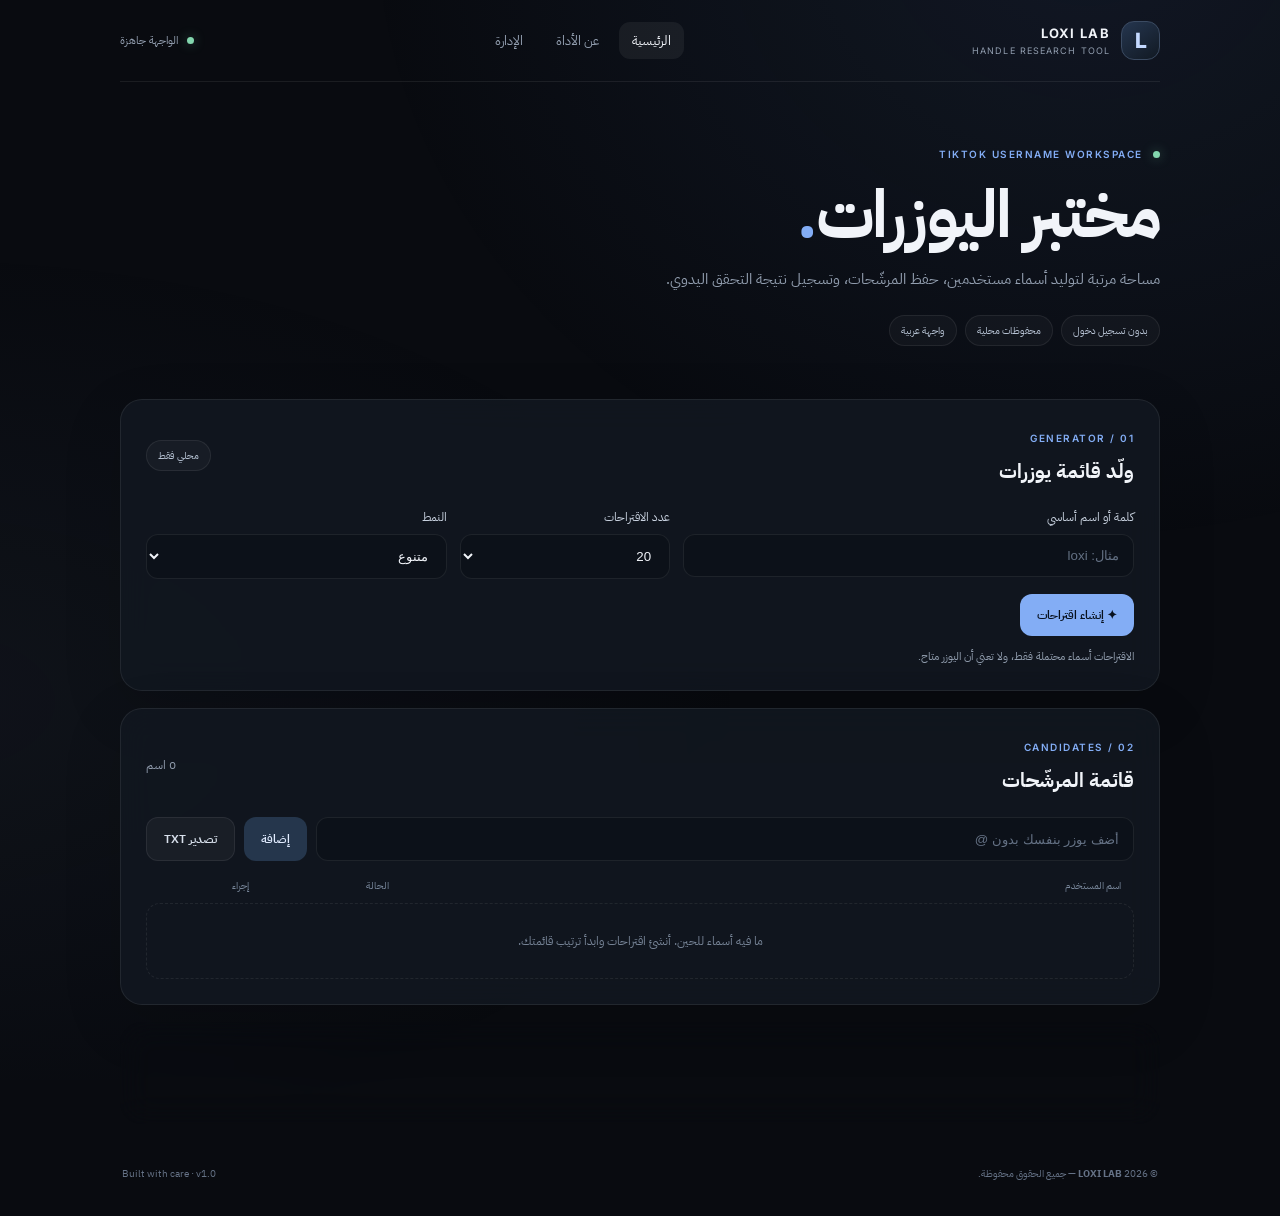
<file: index.html>
<!doctype html>
<html lang="ar" dir="rtl">
<head>
  <meta charset="utf-8"><meta name="viewport" content="width=device-width,initial-scale=1">
  <meta name="theme-color" content="#090b10"><title>LOXI | Handle Lab</title>
  <link rel="stylesheet" href="style.css">
</head>
<body>
  <div class="ambient"></div>
  <header class="topbar wrap">
    <a class="brand" href="index.html"><span class="brand-mark">L</span><span><b id="brandName">LOXI LAB</b><small>HANDLE RESEARCH TOOL</small></span></a>
    <nav><a class="active" href="index.html">الرئيسية</a><a href="#about">عن الأداة</a><a href="admin.html">الإدارة</a></nav>
    <span class="status"><i></i> الواجهة جاهزة</span>
  </header>

  <main class="wrap">
    <section class="hero">
      <div class="eyebrow"><span></span> TIKTOK USERNAME WORKSPACE</div>
      <h1>مختبر اليوزرات<span>.</span></h1>
      <p>مساحة مرتبة لتوليد أسماء مستخدمين، حفظ المرشّحات، وتسجيل نتيجة التحقق اليدوي.</p>
      <div class="hero-tags"><span>بدون تسجيل دخول</span><span>محفوظات محلية</span><span>واجهة عربية</span></div>
    </section>

    <section class="panel">
      <div class="section-head"><div><small class="kicker">01 / GENERATOR</small><h2>ولّد قائمة يوزرات</h2></div><span class="badge">محلي فقط</span></div>
      <div class="form-grid">
        <label>كلمة أو اسم أساسي<input id="seed" maxlength="18" placeholder="مثال: loxi"></label>
        <label>عدد الاقتراحات<select id="count"><option>10</option><option selected>20</option><option>30</option><option>50</option></select></label>
        <label>النمط<select id="pattern"><option value="mix">متنوع</option><option value="clean">قصير ونظيف</option><option value="dots">نقاط وشرطات سفلية</option><option value="digits">مع أرقام</option></select></label>
      </div>
      <button class="btn primary" id="generate">✦ إنشاء اقتراحات</button>
      <p class="hint">الاقتراحات أسماء محتملة فقط، ولا تعني أن اليوزر متاح.</p>
    </section>

    <section class="panel">
      <div class="section-head"><div><small class="kicker">02 / CANDIDATES</small><h2>قائمة المرشّحات</h2></div><span class="count" id="totalCount">0 اسم</span></div>
      <div class="toolbar">
        <input id="manualInput" placeholder="أضف يوزر بنفسك بدون @">
        <button class="btn secondary" id="addOne">إضافة</button>
        <button class="btn ghost" id="export">تصدير TXT</button>
      </div>
      <div class="list-head"><span>اسم المستخدم</span><span>الحالة</span><span>إجراء</span></div>
      <div id="candidateList" class="candidate-list"><div class="empty">ما فيه أسماء للحين. أنشئ اقتراحات وابدأ ترتيب قائمتك.</div></div>
    </section>

    <section class="panel note-panel" id="about">
      <div class="note-icon">ⓘ</div><div><h3>ملاحظة التحقق</h3><p>هذه نسخة واجهة مستقلة: لا تتصل بتيك توك ولا تفحص التوفر تلقائياً. استخدم التحقق اليدوي داخل التطبيق الرسمي، ثم سجّل النتيجة هنا. لا تدخل كلمات مرور أو رموز تحقق.</p></div>
    </section>
    <footer><span>© <span id="year"></span> <b id="footerBrand">LOXI LAB</b> — جميع الحقوق محفوظة.</span><span>Built with care · v1.0</span></footer>
  </main>
  <script src="app.js"></script>
</body></html>
</file>
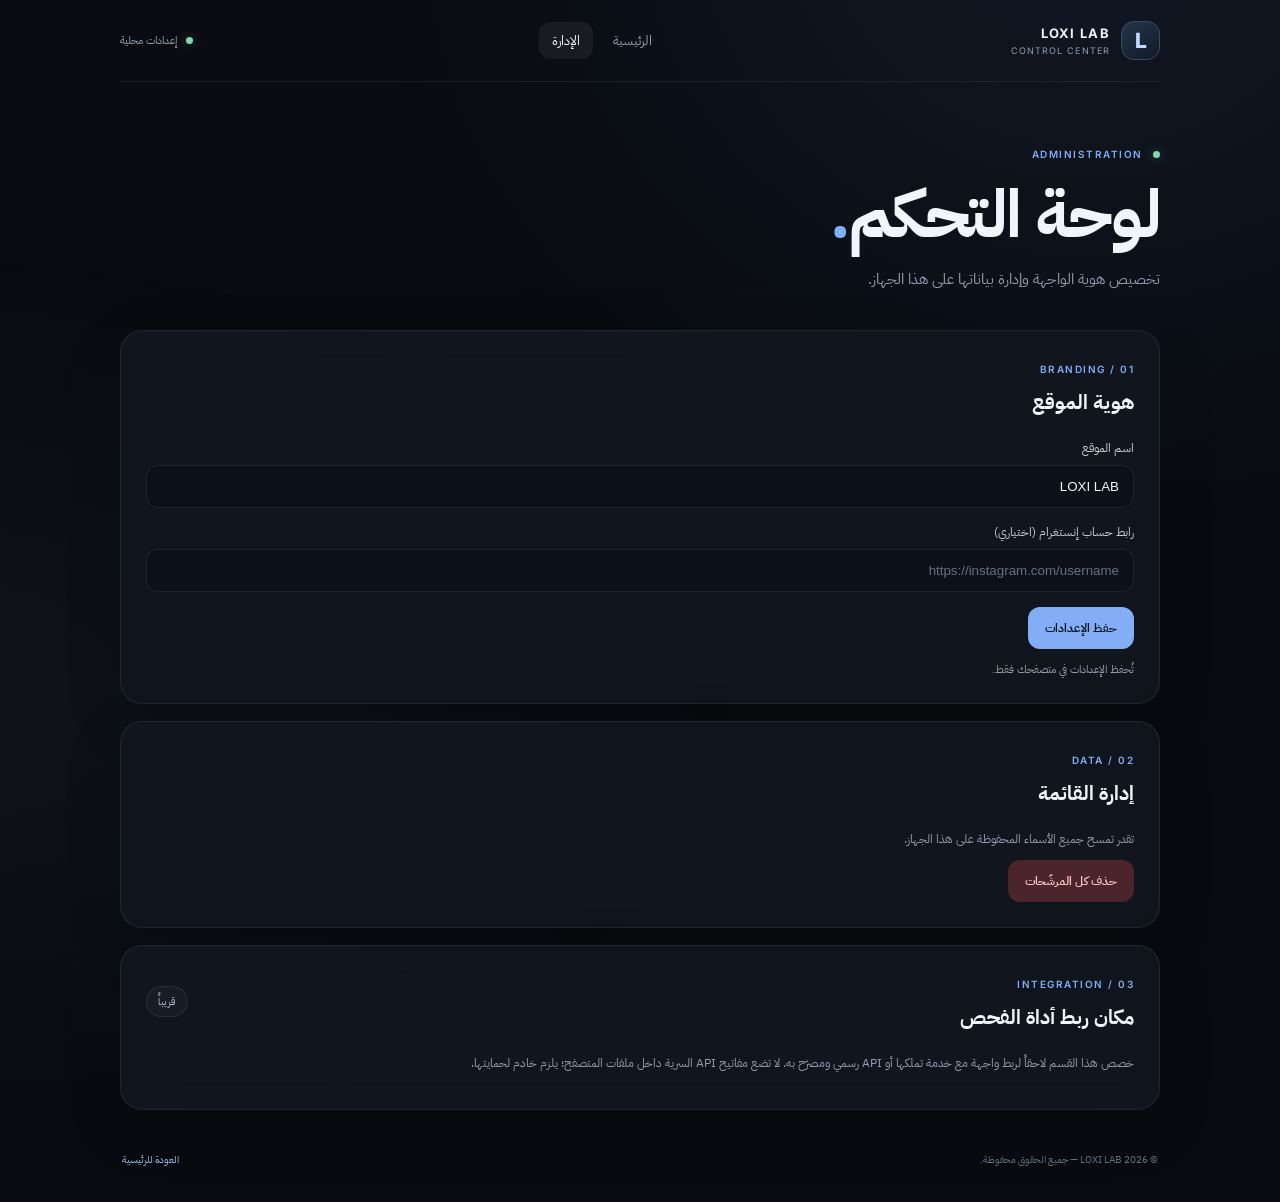
<file: admin.html>
<!doctype html>
<html lang="ar" dir="rtl"><head><meta charset="utf-8"><meta name="viewport" content="width=device-width,initial-scale=1"><meta name="theme-color" content="#090b10"><title>الإدارة | LOXI LAB</title><link rel="stylesheet" href="style.css"></head>
<body><div class="ambient"></div><header class="topbar wrap"><a class="brand" href="index.html"><span class="brand-mark">L</span><span><b>LOXI LAB</b><small>CONTROL CENTER</small></span></a><nav><a href="index.html">الرئيسية</a><a class="active" href="admin.html">الإدارة</a></nav><span class="status"><i></i> إعدادات محلية</span></header>
<main class="wrap admin-main"><section class="hero compact"><div class="eyebrow"><span></span> ADMINISTRATION</div><h1>لوحة التحكم<span>.</span></h1><p>تخصيص هوية الواجهة وإدارة بياناتها على هذا الجهاز.</p></section>
<section class="panel"><div class="section-head"><div><small class="kicker">01 / BRANDING</small><h2>هوية الموقع</h2></div></div>
<label>اسم الموقع<input id="adminBrand" maxlength="24" placeholder="LOXI LAB"></label>
<label>رابط حساب إنستغرام (اختياري)<input id="instagram" type="url" placeholder="https://instagram.com/username"></label>
<button class="btn primary" id="saveSettings">حفظ الإعدادات</button><p class="hint" id="saveMsg">تُحفظ الإعدادات في متصفحك فقط.</p></section>
<section class="panel"><div class="section-head"><div><small class="kicker">02 / DATA</small><h2>إدارة القائمة</h2></div></div><p class="muted">تقدر تمسح جميع الأسماء المحفوظة على هذا الجهاز.</p><button class="btn danger" id="clearAll">حذف كل المرشّحات</button></section>
<section class="panel"><div class="section-head"><div><small class="kicker">03 / INTEGRATION</small><h2>مكان ربط أداة الفحص</h2></div><span class="badge">قريباً</span></div><p class="muted">خصص هذا القسم لاحقاً لربط واجهة مع خدمة تملكها أو API رسمي ومصرّح به. لا تضع مفاتيح API السرية داخل ملفات المتصفح؛ يلزم خادم لحمايتها.</p></section>
<footer><span>© <span id="year"></span> LOXI LAB — جميع الحقوق محفوظة.</span><a href="index.html">العودة للرئيسية</a></footer></main><script src="app.js"></script></body></html>
</file>
<file: style.css>
@import url('https://fonts.googleapis.com/css2?family=IBM+Plex+Sans+Arabic:wght@400;500;600;700&family=Inter:wght@400;500;600;700;800&display=swap');
:root{--bg:#090b10;--panel:rgba(18,23,32,.88);--panel2:#151c27;--text:#f1f4f9;--muted:#929eaf;--line:rgba(255,255,255,.075);--blue:#83adf5;--green:#83d6ae;--red:#f18c8c;--radius:22px}
*{box-sizing:border-box}html{scroll-behavior:smooth}body{margin:0;min-height:100vh;background:var(--bg);color:var(--text);font-family:'IBM Plex Sans Arabic',Inter,sans-serif;overflow-x:hidden}
.ambient{position:fixed;inset:-20%;z-index:-1;pointer-events:none;background:radial-gradient(ellipse at 75% 8%,rgba(73,111,174,.13),transparent 38%),radial-gradient(ellipse at 10% 70%,rgba(68,84,111,.11),transparent 36%)}
.wrap{width:min(100% - 36px,1040px);margin-inline:auto}.topbar{height:82px;display:flex;align-items:center;justify-content:space-between;border-bottom:1px solid var(--line);gap:16px}
.brand{display:flex;align-items:center;gap:11px;color:var(--text);text-decoration:none}.brand-mark{width:39px;height:39px;border-radius:13px;display:grid;place-items:center;background:linear-gradient(145deg,#25364f,#111923);border:1px solid #3b4b62;color:#c4d9ff;font:800 21px Inter}
.brand b{display:block;font:700 13px Inter;letter-spacing:1.3px}.brand small{display:block;color:var(--muted);font:9px Inter;letter-spacing:1.1px;margin-top:4px}
nav{display:flex;gap:7px}nav a{color:var(--muted);text-decoration:none;padding:9px 13px;border-radius:11px;font-size:13px}nav a:hover,nav a.active{color:var(--text);background:rgba(255,255,255,.06)}
.status{font-size:11px;color:var(--muted);white-space:nowrap}.status i,.eyebrow span{display:inline-block;width:7px;height:7px;border-radius:50%;background:var(--green);margin-left:6px;box-shadow:0 0 12px #83d6ae66}
.hero{padding:66px 0 36px}.eyebrow,.kicker{font:600 10px Inter;letter-spacing:1.5px;color:var(--blue)}h1{font-size:clamp(39px,8vw,66px);line-height:1.15;margin:17px 0 12px;font-weight:700;letter-spacing:-1.5px}h1 span{color:var(--blue)}.hero p{color:var(--muted);font-size:15px;max-width:590px;line-height:1.9;margin:0}.hero-tags{display:flex;gap:8px;flex-wrap:wrap;margin-top:22px}.hero-tags span,.badge{font-size:10px;color:#b6c2d3;border:1px solid var(--line);background:#ffffff08;padding:7px 11px;border-radius:30px}
.panel{background:var(--panel);border:1px solid var(--line);border-radius:var(--radius);padding:25px;margin:17px 0;box-shadow:0 18px 60px #0002;backdrop-filter:blur(16px)}.section-head{display:flex;align-items:center;justify-content:space-between;margin-bottom:22px;gap:10px}.section-head h2{font-size:20px;margin:7px 0 0}.count,.muted,.hint{color:var(--muted);font-size:12px}.form-grid{display:grid;grid-template-columns:1.5fr .7fr 1fr;gap:13px}
label{display:flex;flex-direction:column;gap:8px;color:#c8d1df;font-size:12px;margin-bottom:15px}input,select{width:100%;min-width:0;background:#0c1119;border:1px solid var(--line);border-radius:12px;padding:13px 14px;color:var(--text);font:13px inherit;outline:none}input:focus,select:focus{border-color:#83adf577;box-shadow:0 0 0 3px #83adf511}input::placeholder{color:#647184}
.btn{border:0;border-radius:12px;padding:12px 17px;font:600 12px 'IBM Plex Sans Arabic',sans-serif;cursor:pointer;transition:.2s}.btn:hover{transform:translateY(-1px);filter:brightness(1.1)}.primary{background:#83adf5;color:#08111e}.secondary{background:#25364c;color:#e1ecff}.ghost{background:#ffffff0a;border:1px solid var(--line);color:#d8e0ec}.danger{background:#4b252b;color:#ffc3c3}.hint{margin:12px 0 0;font-size:11px}
.toolbar{display:flex;gap:9px;margin-bottom:17px}.toolbar input{flex:1}.list-head,.candidate{display:grid;grid-template-columns:1fr 130px 90px;align-items:center;gap:10px}.list-head{padding:0 13px 10px;color:#78869a;font-size:10px}.candidate-list{display:grid;gap:8px}.candidate{padding:12px 13px;background:#ffffff05;border:1px solid var(--line);border-radius:13px}.handle{font:600 13px Inter;direction:ltr;text-align:right;overflow-wrap:anywhere}.state{font-size:10px;color:var(--muted)}.state.available{color:var(--green)}.state.taken{color:var(--red)}.row-actions{display:flex;gap:5px;justify-content:flex-end}.mini{border:1px solid var(--line);background:#ffffff08;color:#dce5f2;border-radius:8px;padding:6px 8px;font-size:10px;cursor:pointer}.empty{text-align:center;padding:28px 12px;color:#778497;font-size:12px;border:1px dashed var(--line);border-radius:14px}
.note-panel{display:flex;gap:15px;align-items:flex-start}.note-icon{width:35px;height:35px;flex:none;border-radius:11px;background:#83adf51a;color:var(--blue);display:grid;place-items:center}.note-panel h3{font-size:14px;margin:0 0 6px}.note-panel p{font-size:12px;color:var(--muted);line-height:1.9;margin:0}
footer{display:flex;justify-content:space-between;gap:12px;padding:25px 2px 35px;color:#657286;font-size:10px}footer a{color:#9bbcf0;text-decoration:none}.compact{padding-bottom:20px}
@media(max-width:700px){.wrap{width:min(100% - 26px,1040px)}.topbar{height:72px}.topbar nav{display:none}.status{font-size:10px}.hero{padding:48px 0 27px}.panel{padding:18px;margin:13px 0;border-radius:18px}.form-grid{grid-template-columns:1fr 1fr}.form-grid label:first-child{grid-column:1/-1}.toolbar{flex-wrap:wrap}.toolbar input{flex-basis:100%}.toolbar .btn{flex:1}.list-head,.candidate{grid-template-columns:minmax(0,1fr) 83px 70px;gap:6px}.candidate{padding:10px 8px}.row-actions .mini{padding:6px}.section-head h2{font-size:18px}footer{flex-direction:column}}
@media(max-width:360px){.status{display:none}.list-head,.candidate{grid-template-columns:minmax(0,1fr) 72px 58px}.state{font-size:9px}.mini{font-size:9px;padding:5px}}
</file>
